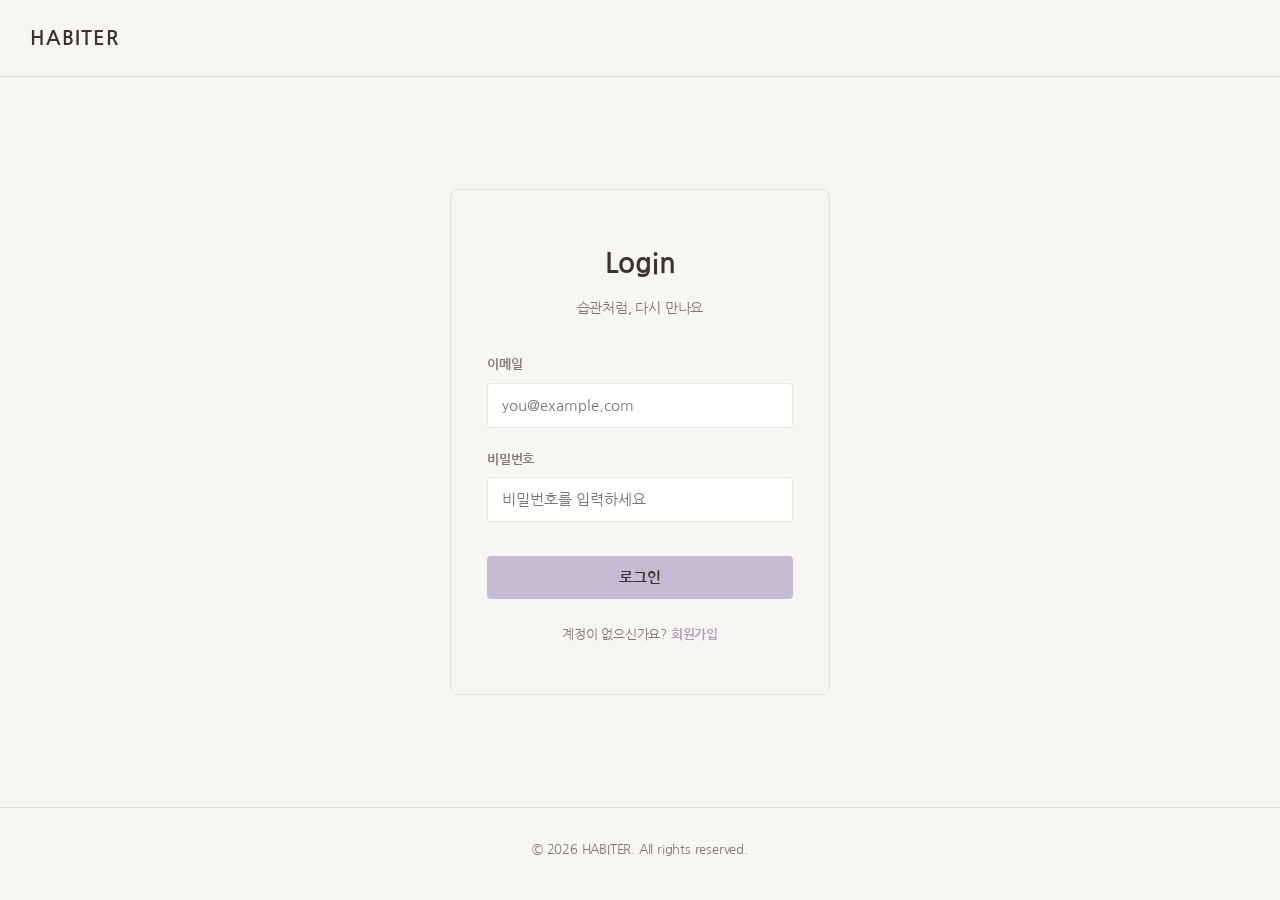
<file: html/login.html>
<!doctype html>
<html lang="ko">
  <head>
    <meta charset="UTF-8" />
    <meta name="viewport" content="width=device-width, initial-scale=1.0" />
    <title>Login | HABITER</title>
    <link rel="preconnect" href="https://fonts.googleapis.com" />
    <link rel="preconnect" href="https://fonts.gstatic.com" crossorigin />
    <link
      href="https://fonts.googleapis.com/css2?family=Nanum+Gothic&display=swap"
      rel="stylesheet"
    />
    <link rel="stylesheet" href="../css/style.css" />
    <link rel="stylesheet" href="../css/login.css" />
  </head>
  <body>
    <!-- Navigation -->
    <header class="navbar">
      <a href="../index.html" class="nav-logo">HABITER</a>
    </header>

    <!-- Login -->
    <section class="login-section">
      <div class="login-card">
        <h1>Login</h1>
        <p class="login-sub">습관처럼, 다시 만나요</p>

        <form class="login-form">
          <label for="email">이메일</label>
          <input type="email" id="email" name="email" placeholder="you@example.com" required />

          <label for="password">비밀번호</label>
          <input
            type="password"
            id="password"
            name="password"
            placeholder="비밀번호를 입력하세요"
            required
          />

          <button type="submit" class="btn login-btn">로그인</button>
        </form>

        <p class="login-footer">계정이 없으신가요? <a href="signup.html">회원가입</a></p>
      </div>
    </section>

    <!-- Footer -->
    <footer class="footer">
      <p>&copy; <span id="year"></span> HABITER. All rights reserved.</p>
    </footer>

    <script>
      document.getElementById("year").textContent = new Date().getFullYear();
    </script>
  </body>
</html>
</file>
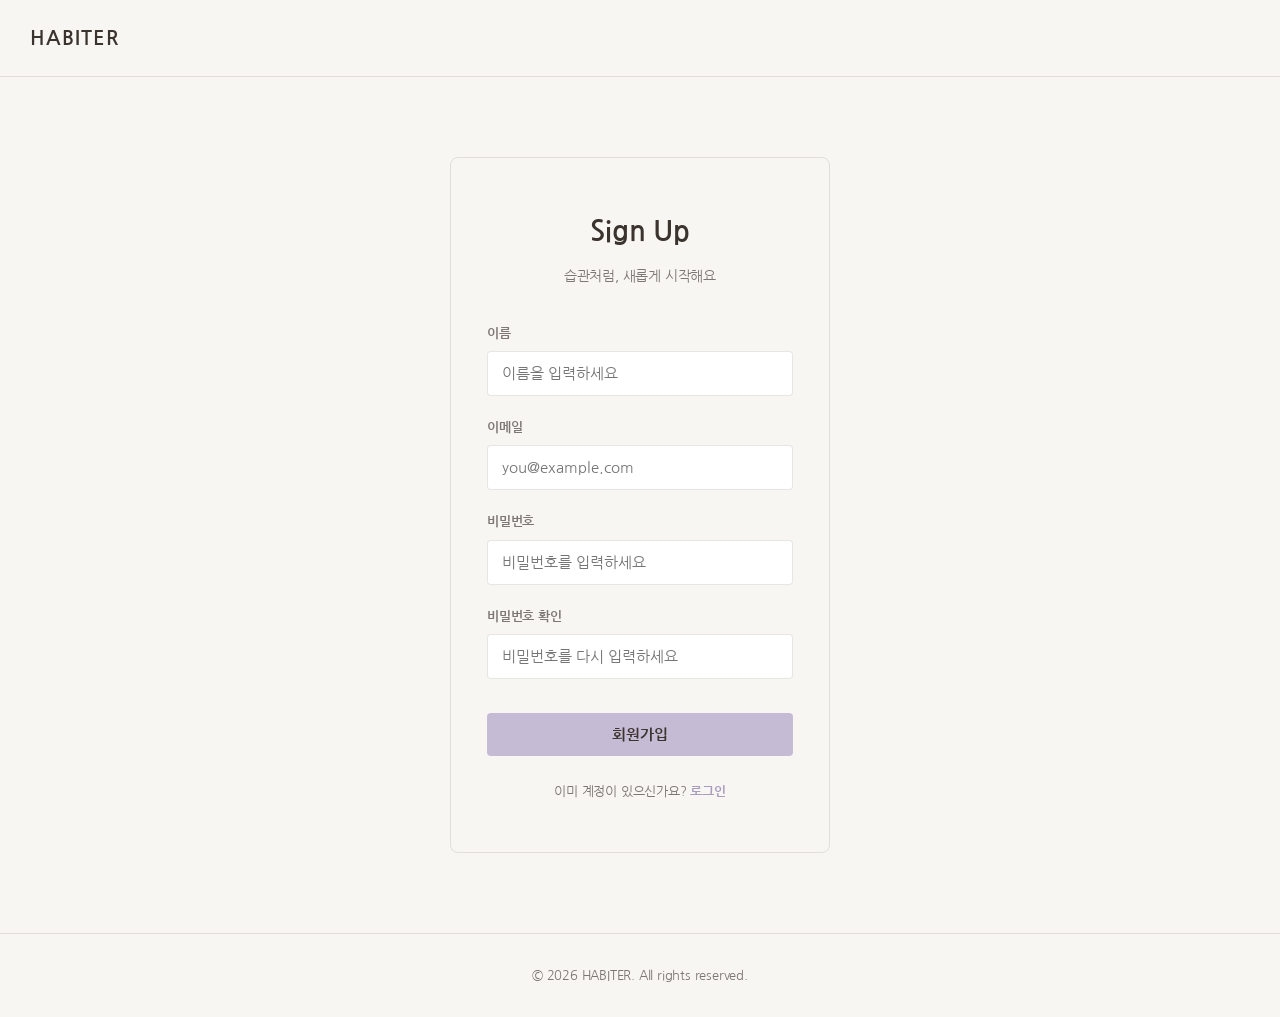
<file: html/signup.html>
<!doctype html>
<html lang="ko">
  <head>
    <meta charset="UTF-8" />
    <meta name="viewport" content="width=device-width, initial-scale=1.0" />
    <title>Sign Up | HABITER</title>
    <link rel="preconnect" href="https://fonts.googleapis.com" />
    <link rel="preconnect" href="https://fonts.gstatic.com" crossorigin />
    <link
      href="https://fonts.googleapis.com/css2?family=Nanum+Gothic&display=swap"
      rel="stylesheet"
    />
    <link rel="stylesheet" href="../css/style.css" />
    <link rel="stylesheet" href="../css/login.css" />
  </head>
  <body>
    <!-- Navigation -->
    <header class="navbar">
      <a href="../index.html" class="nav-logo">HABITER</a>
    </header>

    <!-- Sign Up -->
    <section class="login-section">
      <div class="login-card">
        <h1>Sign Up</h1>
        <p class="login-sub">습관처럼, 새롭게 시작해요</p>

        <form class="login-form">
          <label for="name">이름</label>
          <input type="text" id="name" name="name" placeholder="이름을 입력하세요" required />

          <label for="email">이메일</label>
          <input type="email" id="email" name="email" placeholder="you@example.com" required />

          <label for="password">비밀번호</label>
          <input
            type="password"
            id="password"
            name="password"
            placeholder="비밀번호를 입력하세요"
            required
          />

          <label for="passwordConfirm">비밀번호 확인</label>
          <input
            type="password"
            id="passwordConfirm"
            name="passwordConfirm"
            placeholder="비밀번호를 다시 입력하세요"
            required
          />

          <button type="submit" class="btn login-btn">회원가입</button>
        </form>

        <p class="login-footer">이미 계정이 있으신가요? <a href="login.html">로그인</a></p>
      </div>
    </section>

    <!-- Footer -->
    <footer class="footer">
      <p>&copy; <span id="year"></span> HABITER. All rights reserved.</p>
    </footer>

    <script>
      document.getElementById("year").textContent = new Date().getFullYear();
    </script>
  </body>
</html>
</file>
<file: css/style.css>
/* ===== 색상 (전체 3가지 색상만 사용) ===== */
:root {
  --color-bg: #f8f6f2; /* 전체 배경 */
  --color-text: #3a332e; /* 메인 텍스트 (차콜) */
  --color-text-sub: rgba(58, 51, 46, 0.65); /* 보조 텍스트 (차콜 톤 다운) */
  --color-border: rgba(58, 51, 46, 0.12); /* 구분선 (차콜 톤 다운) */
  --color-point: #c6bbd4; /* 포인트 컬러 */
  --color-point-dark: #a89bbd; /* 포인트 컬러 (버튼 hover용) */
  --color-section-tint: rgba(58, 51, 46, 0.045); /* 섹션 구분용 배경 (차콜 톤 다운) */
  --color-point-tint: rgba(198, 187, 212, 0.1); /* 섹션 구분용 배경 (포인트 컬러 톤 다운) */
}

/* ===== 공통 설정 ===== */
* {
  margin: 0;
  padding: 0;
  box-sizing: border-box;
}

html {
  scroll-behavior: smooth;
}

body {
  font-family: "Nanum Gothic", "Malgun Gothic", "Apple SD Gothic Neo", sans-serif;
  background-color: var(--color-bg);
  color: var(--color-text);
  font-size: 16px;
  font-weight: 400;
  line-height: 1.8;
  letter-spacing: -0.2px;
  scroll-behavior: smooth;
}

h2 {
  font-size: 32px;
  font-weight: 700;
  line-height: 1.4;
  margin-bottom: 20px;
  text-align: center;
}

section {
  padding: 80px 20px;
  max-width: 1000px;
  margin: 0 auto;
  scroll-margin-top: 90px;
}

/* ===== 1. Navigation ===== */
.navbar {
  display: flex;
  justify-content: space-between;
  align-items: center;
  padding: 20px 30px;
  border-bottom: 1px solid var(--color-border);
  position: sticky;
  top: 0;
  background-color: var(--color-bg);
  z-index: 100;
}

.nav-logo {
  font-size: 20px;
  font-weight: 700;
  letter-spacing: 1px;
}

.nav-menu {
  display: flex;
  gap: 30px;
}

.nav-menu a {
  text-decoration: none;
  color: var(--color-text);
  font-size: 15px;
  font-weight: 400;
}

.nav-menu a:hover {
  color: var(--color-point-dark);
}

.nav-login-btn {
  padding: 8px 18px;
  background-color: var(--color-point);
  border-radius: 4px;
  font-weight: 600;
}

.nav-menu a.nav-login-btn:hover {
  background-color: var(--color-point-dark);
  color: var(--color-text);
}

.nav-toggle {
  display: none;
  font-size: 22px;
  background: none;
  border: none;
  cursor: pointer;
}

/* ===== 2. Hero ===== */
.hero {
  text-align: center;
  padding: 140px 20px;
}

.hero h1 {
  font-size: 60px;
  font-weight: 700;
  line-height: 1.35;
  letter-spacing: -0.5px;
  margin-bottom: 24px;
}

.hero p {
  font-size: 18px;
  font-weight: 400;
  line-height: 1.7;
  color: var(--color-text-sub);
  margin-bottom: 30px;
}

.btn {
  display: inline-block;
  padding: 14px 32px;
  background-color: var(--color-point);
  color: var(--color-text);
  text-decoration: none;
  font-size: 15px;
  font-weight: 600;
  border-radius: 4px;
}

.btn:hover {
  background-color: var(--color-point-dark);
}

/* ===== 3. About ===== */
.about {
  text-align: center;
  background-color: var(--color-section-tint);
}

.about p {
  max-width: 600px;
  margin: 0 auto;
  font-size: 17px;
  line-height: 1.8;
  color: var(--color-text-sub);
}

/* ===== 4. Shop ===== */
.product-list {
  display: flex;
  flex-wrap: wrap;
  justify-content: center;
  gap: 30px;
  margin-top: 40px;
}

.product-card {
  width: 260px;
  text-align: center;
}

.product-image {
  display: block;
  width: 100%;
  aspect-ratio: 1 / 1;
  object-fit: cover;
  background-color: rgba(198, 187, 212, 0.25);
  margin-bottom: 15px;
}

.product-card h3 {
  font-size: 18px;
  font-weight: 600;
  line-height: 1.5;
  margin-bottom: 8px;
}

.product-card .price {
  font-size: 15px;
  font-weight: 700;
  margin-bottom: 6px;
  color: var(--color-point-dark);
}

.product-card .desc {
  font-size: 14px;
  line-height: 1.6;
  color: var(--color-text-sub);
}

/* ===== 5. Location ===== */
.location {
  text-align: center;
  background-color: var(--color-point-tint);
}

.location p,
.contact p {
  font-size: 16px;
  line-height: 1.8;
  color: var(--color-text-sub);
}

/* ===== 6. Contact ===== */
.contact {
  text-align: center;
  background-color: var(--color-section-tint);
}

/* ===== 7. Footer ===== */
.footer {
  text-align: center;
  padding: 30px 20px;
  border-top: 1px solid var(--color-border);
  font-size: 13px;
  font-weight: 400;
  color: var(--color-text-sub);
}

/* ===== 반응형 ===== */
@media (max-width: 768px) {
  .nav-toggle {
    display: block;
  }

  .nav-menu {
    display: none;
    flex-direction: column;
    position: absolute;
    top: 64px;
    right: 0;
    width: 200px;
    background-color: var(--color-bg);
    border: 1px solid var(--color-border);
    padding: 20px;
    gap: 15px;
  }

  .nav-menu.active {
    display: flex;
  }

  .hero h1 {
    font-size: 38px;
  }

  h2 {
    font-size: 26px;
  }
}
</file>
<file: css/login.css>
/* ===== Login Page ===== */
.navbar .nav-logo {
  text-decoration: none;
  color: inherit;
}

.login-section {
  display: flex;
  justify-content: center;
  align-items: center;
  min-height: calc(100vh - 170px);
  padding: 80px 20px;
}

.login-card {
  width: 100%;
  max-width: 380px;
  border: 1px solid var(--color-border);
  border-radius: 8px;
  padding: 48px 36px;
  text-align: center;
}

.login-card h1 {
  font-size: 28px;
  font-weight: 700;
  margin-bottom: 8px;
}

.login-sub {
  font-size: 14px;
  color: var(--color-text-sub);
  margin-bottom: 32px;
}

.login-form {
  display: flex;
  flex-direction: column;
  text-align: left;
  gap: 6px;
}

.login-form label {
  font-size: 13px;
  font-weight: 600;
  color: var(--color-text-sub);
  margin-top: 14px;
}

.login-form label:first-child {
  margin-top: 0;
}

.login-form input {
  padding: 12px 14px;
  border: 1px solid var(--color-border);
  border-radius: 4px;
  font-family: inherit;
  font-size: 15px;
  color: var(--color-text);
  background-color: #fff;
}

.login-form input:focus {
  outline: none;
  border-color: var(--color-point-dark);
}

.login-btn {
  margin-top: 28px;
  width: 100%;
  border: none;
  cursor: pointer;
  font-family: inherit;
}

.login-footer {
  margin-top: 24px;
  font-size: 13px;
  color: var(--color-text-sub);
}

.login-footer a {
  color: var(--color-point-dark);
  text-decoration: none;
  font-weight: 600;
}

.login-footer a:hover {
  text-decoration: underline;
}
</file>
